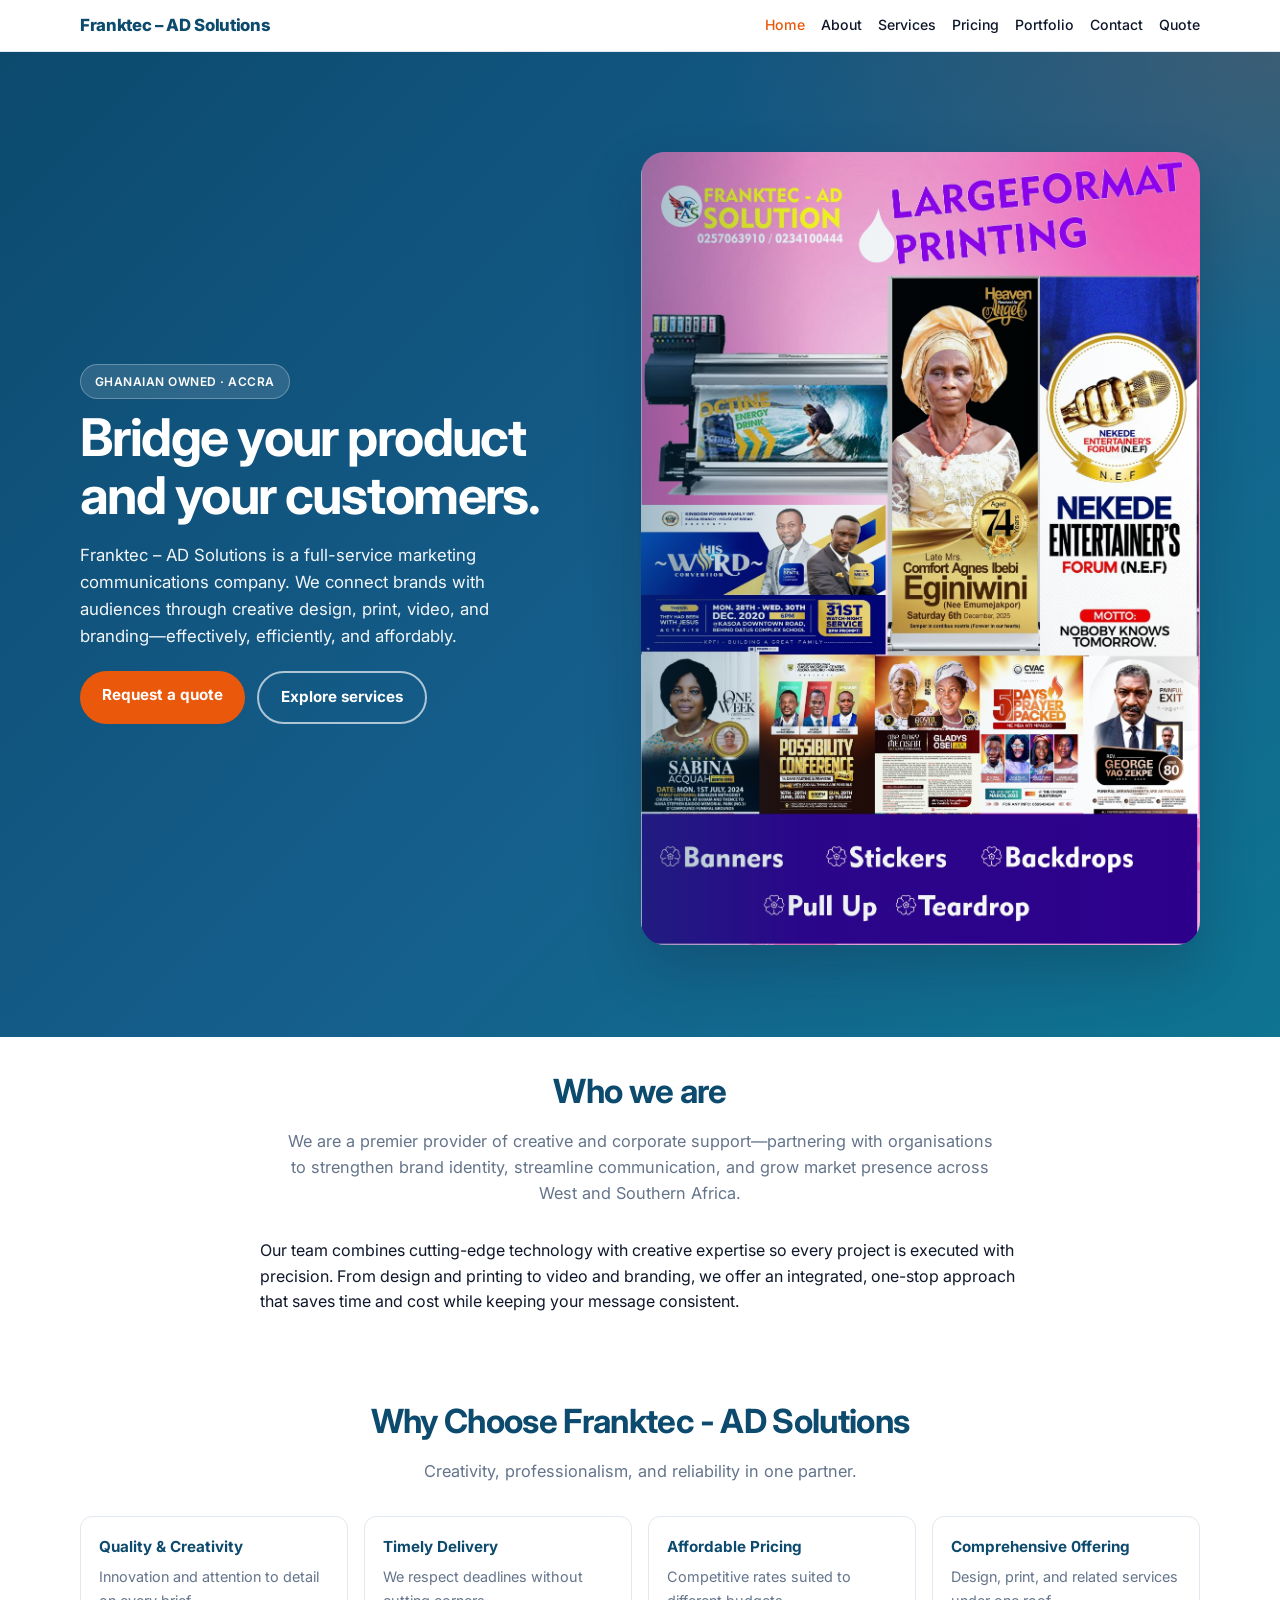
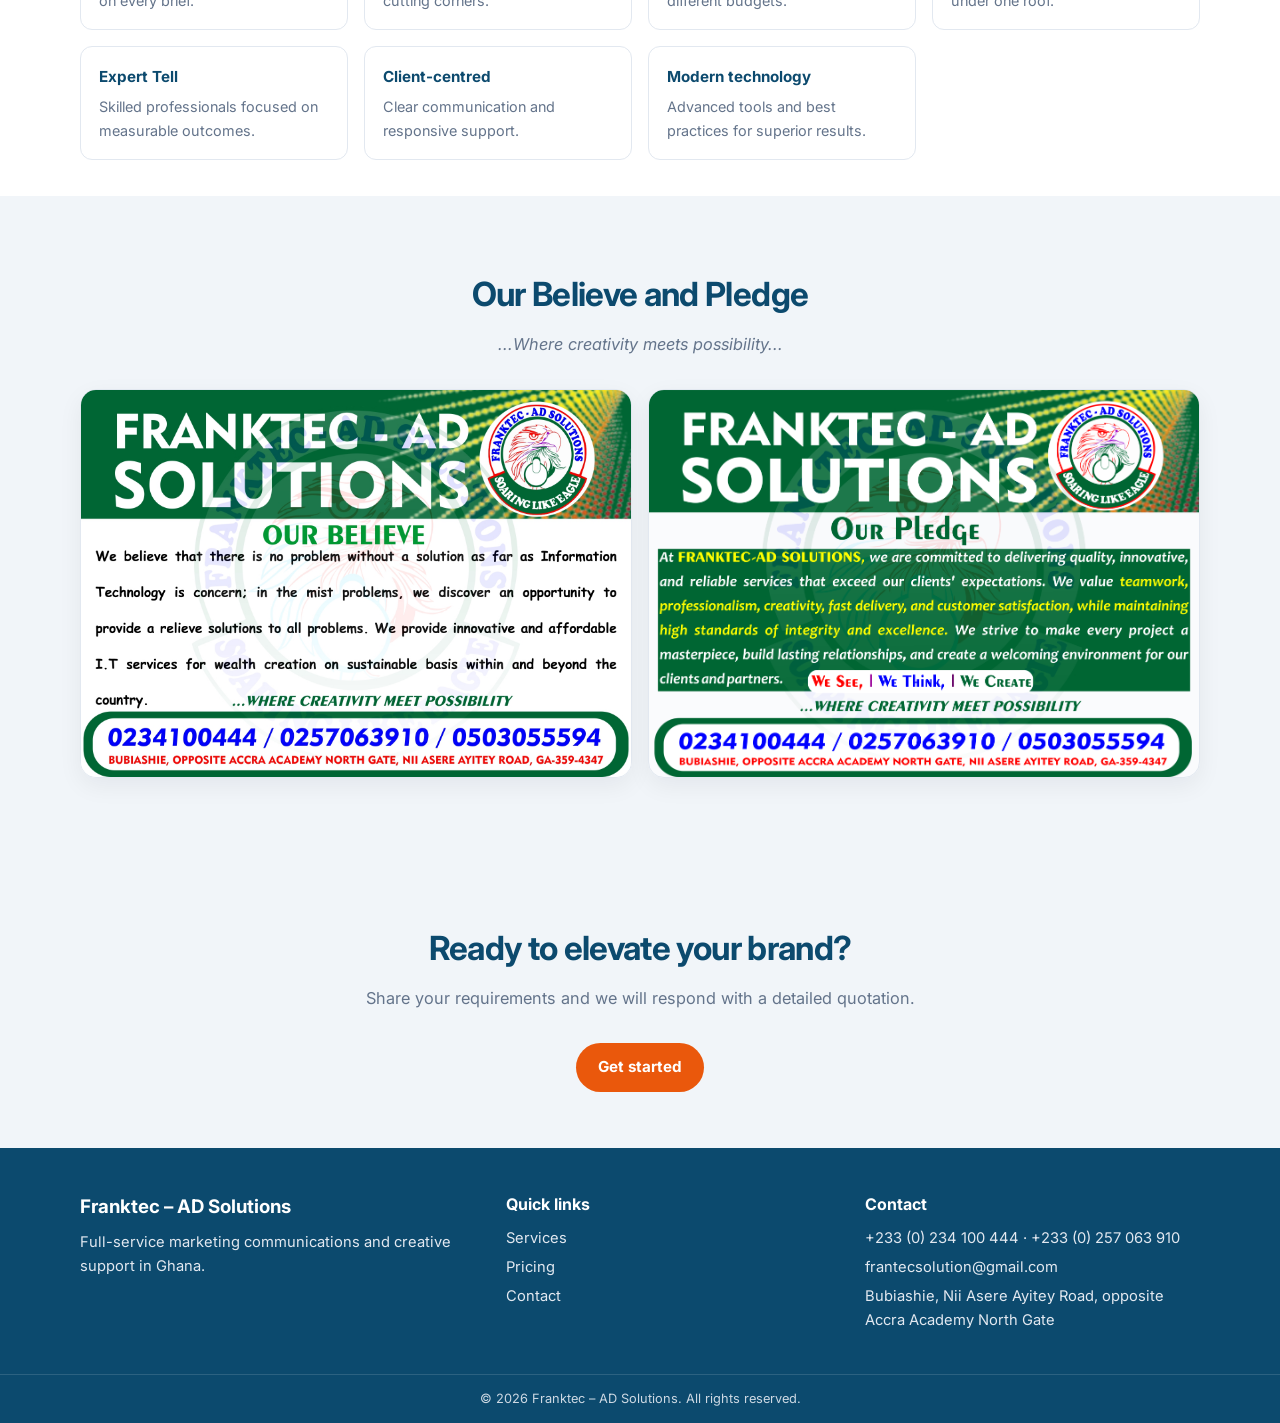
<file: index.html>
<!doctype html>
<html lang="en">
  <head>
    <meta charset="UTF-8" />
    <meta name="viewport" content="width=device-width, initial-scale=1.0" />
    <title>Franktec – AD Solutions | Marketing Communications & Creative Services in Ghana</title>
    <meta
      name="description"
      content="Franktec – AD Solutions is a Ghanaian full-service marketing communications company: graphics, printing, branding, video, publications, and more. Bubiashie, Accra."
    />
    <link rel="preconnect" href="https://fonts.googleapis.com" />
    <link rel="preconnect" href="https://fonts.gstatic.com" crossorigin />
    <link href="https://fonts.googleapis.com/css2?family=Inter:wght@400;500;600;700;800&display=swap" rel="stylesheet" />
    <link rel="stylesheet" href="styles.css" />
  </head>
  <body>
    <header class="navbar">
      <div class="container nav-wrap">
        <a class="logo" href="index.html">Franktec – AD Solutions</a>
        <button type="button" class="menu-btn" aria-label="Toggle menu">Menu</button>
        <nav class="menu">
          <a class="active" href="index.html">Home</a>
          <a href="about.html">About</a>
          <a href="services.html">Services</a>
          <a href="pricing.html">Pricing</a>
          <a href="portfolio.html">Portfolio</a>
          <a href="contact.html">Contact</a>
          <a href="quote-request.html">Quote</a>
        </nav>
      </div>
    </header>

    <section class="hero">
      <div class="container hero-grid">
        <div class="hero-copy">
          <span class="pill">Ghanaian owned · Accra</span>
          <h1>Bridge your product and your customers.</h1>
          <p class="hero-lead">
            Franktec – AD Solutions is a full-service marketing communications company. We connect brands with audiences through creative design, print, video, and branding—effectively, efficiently, and affordably.
          </p>
          <div class="cta-row">
            <a class="cta" href="quote-request.html">Request a quote</a>
            <a class="cta cta-outline" href="services.html">Explore services</a>
          </div>
        </div>

        <div class="hero-visual" aria-label="Featured project gallery">
          <div class="visual-main">
            <img id="heroImage" src="files/PA8.jpg" alt="Large sample of Franktec branding and print work" />
          </div>
        </div>
      </div>
    </section>

    <script>
      const heroImage = document.getElementById('heroImage');
      const heroImages = [
        { src: 'files/PA8.jpg', alt: 'Large sample of Franktec branding and print work' },
        { src: 'files/PA7.jpg', alt: 'Corporate branding sample' },
        { src: 'files/PA5.jpg', alt: 'Print and branding materials' },
        { src: 'files/PA4.jpg', alt: 'Business print materials' },
        { src: 'files/PA.jpg', alt: 'Branding and print work' }
      ];

      let heroIndex = 0;

      if (heroImage) {
        setInterval(() => {
          heroIndex = (heroIndex + 1) % heroImages.length;
          const nextImage = heroImages[heroIndex];

          heroImage.style.opacity = '0';

          setTimeout(() => {
            heroImage.src = nextImage.src;
            heroImage.alt = nextImage.alt;
            heroImage.style.opacity = '1';
          }, 220);
        }, 2800);
      }
    </script>

    <section class="section section-compact">
      <div class="container">
        <h2 class="section-title">Who we are</h2>
        <p class="section-sub">
          We are a premier provider of creative and corporate support—partnering with organisations to strengthen brand identity, streamline communication, and grow market presence across West and Southern Africa.
        </p>
        <div class="prose">
          <p>
            Our team combines cutting-edge technology with creative expertise so every project is executed with precision. From design and printing to video and branding, we offer an integrated, one-stop approach that saves time and cost while keeping your message consistent.
          </p>
        </div>
      </div>
    </section>

    <section class="section section-compact">
      <div class="container">
        <h2 class="section-title">Why Choose Franktec - AD Solutions</h2>
        <p class="section-sub">Creativity, professionalism, and reliability in one partner.</p>
        <div class="edge-grid">
          <div class="edge-item">
            <h3>Quality &amp; Creativity</h3>
            <p>Innovation and attention to detail on every brief.</p>
          </div>
          <div class="edge-item">
            <h3>Timely Delivery</h3>
            <p>We respect deadlines without cutting corners.</p>
          </div>
          <div class="edge-item">
            <h3>Affordable Pricing</h3>
            <p>Competitive rates suited to different budgets.</p>
          </div>
          <div class="edge-item">
            <h3>Comprehensive 0ffering</h3>
            <p>Design, print, and related services under one roof.</p>
          </div>
          <div class="edge-item">
            <h3>Expert Tell</h3>
            <p>Skilled professionals focused on measurable outcomes.</p>
          </div>
          <div class="edge-item">
            <h3>Client-centred</h3>
            <p>Clear communication and responsive support.</p>
          </div>
          <div class="edge-item">
            <h3>Modern technology</h3>
            <p>Advanced tools and best practices for superior results.</p>
          </div>
        </div>
      </div>
    </section>

    <section class="section light">
      <div class="container">
        <h2 class="section-title">Our Believe and Pledge</h2>
        <p class="section-sub"><i>...Where creativity meets possibility...</i></p>
        <div class="belief-pledge-grid">
          <div class="belief-pledge-card">
            <img src="files/our_believe.jpg" alt="Our belief" />
          </div>
          <div class="belief-pledge-card">
            <img src="files/our_pledge.png" alt="Our pledge" />
          </div>
        </div>
      </div>
    </section>

    <section class="section light" style="padding-bottom: 56px">
      <div class="container" style="text-align: center">
        <h2 class="section-title">Ready to elevate your brand?</h2>
        <p class="section-sub">Share your requirements and we will respond with a detailed quotation.</p>
        <a class="cta" href="quote-request.html">Get started</a>
      </div>
    </section>

    <footer>
      <div class="container footer-grid">
        <div>
          <h3>Franktec – AD Solutions</h3>
          <p>Full-service marketing communications and creative support in Ghana.</p>
        </div>
        <div>
          <h4>Quick links</h4>
          <p><a href="services.html">Services</a></p>
          <p><a href="pricing.html">Pricing</a></p>
          <p><a href="contact.html">Contact</a></p>
        </div>
        <div>
          <h4>Contact</h4>
          <p>
            <a href="tel:+233234100444">+233 (0) 234 100 444</a> ·
            <a href="tel:+233257063910">+233 (0) 257 063 910</a>
          </p>
          <p>
            <a href="mailto:frantecsolution@gmail.com">frantecsolution@gmail.com</a>
          </p>
          <p>Bubiashie, Nii Asere Ayitey Road, opposite Accra Academy North Gate</p>
        </div>
      </div>
      <div class="copy">&copy; <span class="year"></span> Franktec – AD Solutions. All rights reserved.</div>
    </footer>

    <script src="script.js"></script>
  </body>
</html>
</file>
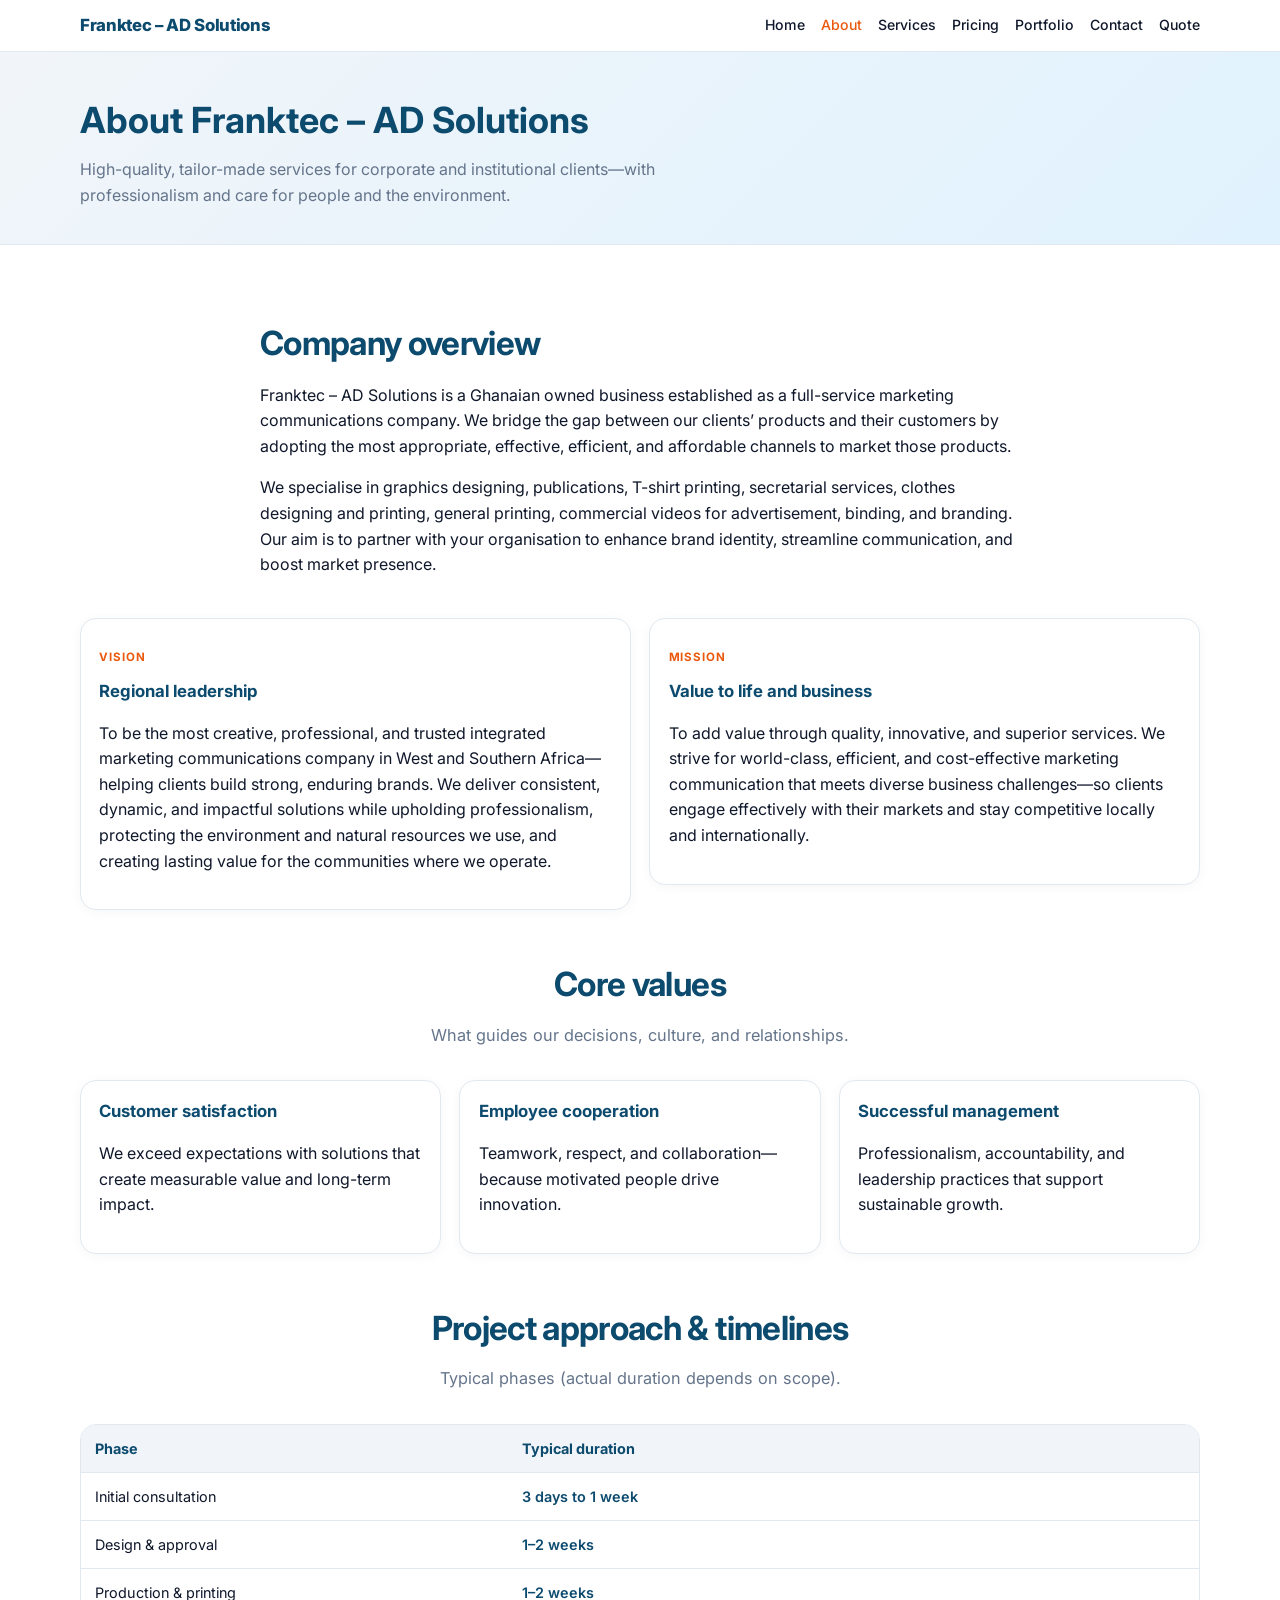
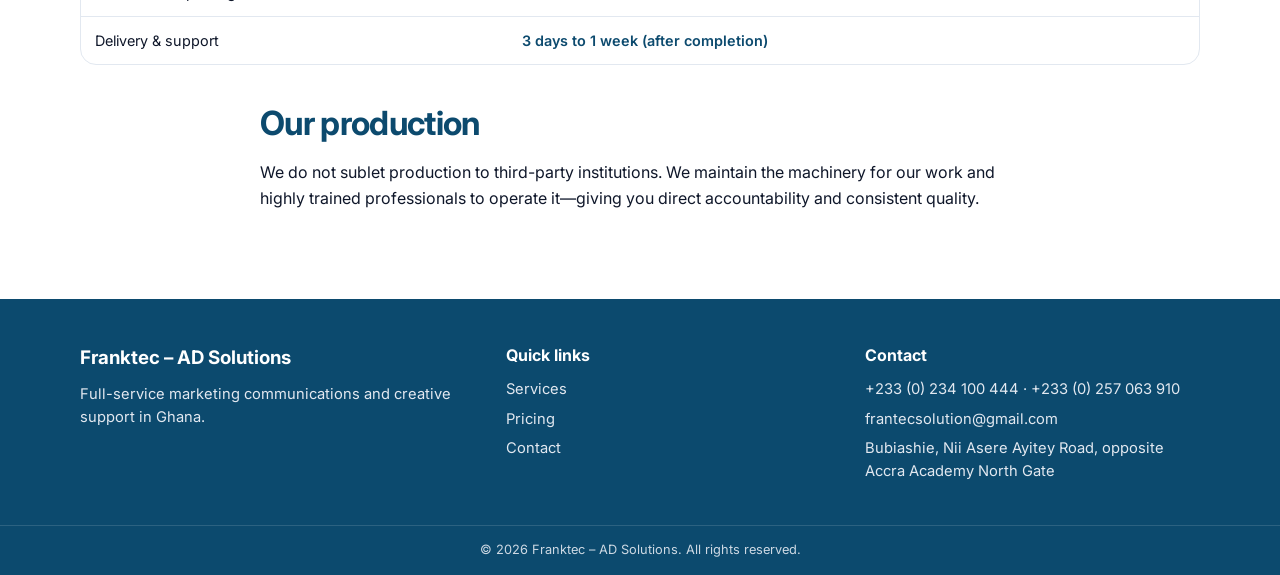
<file: about.html>
<!doctype html>
<html lang="en">
  <head>
    <meta charset="UTF-8" />
    <meta name="viewport" content="width=device-width, initial-scale=1.0" />
    <title>About Us | Franktec – AD Solutions</title>
    <meta
      name="description"
      content="Vision, mission, and values of Franktec – AD Solutions—integrated marketing communications in Ghana."
    />
    <link rel="preconnect" href="https://fonts.googleapis.com" />
    <link rel="preconnect" href="https://fonts.gstatic.com" crossorigin />
    <link href="https://fonts.googleapis.com/css2?family=Inter:wght@400;500;600;700;800&display=swap" rel="stylesheet" />
    <link rel="stylesheet" href="styles.css" />
  </head>
  <body>
    <header class="navbar">
      <div class="container nav-wrap">
        <a class="logo" href="index.html">Franktec – AD Solutions</a>
        <button type="button" class="menu-btn" aria-label="Toggle menu">Menu</button>
        <nav class="menu">
          <a href="index.html">Home</a>
          <a class="active" href="about.html">About</a>
          <a href="services.html">Services</a>
          <a href="pricing.html">Pricing</a>
          <a href="portfolio.html">Portfolio</a>
          <a href="contact.html">Contact</a>
          <a href="quote-request.html">Quote</a>
        </nav>
      </div>
    </header>

    <div class="page-hero">
      <div class="container">
        <h1>About Franktec – AD Solutions</h1>
        <p>High-quality, tailor-made services for corporate and institutional clients—with professionalism and care for people and the environment.</p>
      </div>
    </div>

    <section class="section">
      <div class="container">
        <div class="prose">
          <h2 class="section-title" style="text-align: left; margin-bottom: 0.75rem">Company overview</h2>
          <p>
            Franktec – AD Solutions is a Ghanaian owned business established as a full-service marketing communications company. We bridge the gap between our clients’ products and their customers by adopting the most appropriate, effective, efficient, and affordable channels to market those products.
          </p>
          <p>
            We specialise in graphics designing, publications, T-shirt printing, secretarial services, clothes designing and printing, general printing, commercial videos for advertisement, binding, and branding. Our aim is to partner with your organisation to enhance brand identity, streamline communication, and boost market presence.
          </p>
        </div>

        <div class="grid grid-2" style="margin-top: 2.5rem">
          <article class="card">
            <div class="card-body">
              <p class="tag">Vision</p>
              <h3>Regional leadership</h3>
              <p>
                To be the most creative, professional, and trusted integrated marketing communications company in West and Southern Africa—helping clients build strong, enduring brands. We deliver consistent, dynamic, and impactful solutions while upholding professionalism, protecting the environment and natural resources we use, and creating lasting value for the communities where we operate.
              </p>
            </div>
          </article>
          <article class="card">
            <div class="card-body">
              <p class="tag">Mission</p>
              <h3>Value to life and business</h3>
              <p>
                To add value through quality, innovative, and superior services. We strive for world-class, efficient, and cost-effective marketing communication that meets diverse business challenges—so clients engage effectively with their markets and stay competitive locally and internationally.
              </p>
            </div>
          </article>
        </div>

        <h2 class="section-title" style="margin-top: 3rem">Core values</h2>
        <p class="section-sub">What guides our decisions, culture, and relationships.</p>
        <div class="grid grid-3">
          <article class="card">
            <div class="card-body">
              <h3>Customer satisfaction</h3>
              <p>We exceed expectations with solutions that create measurable value and long-term impact.</p>
            </div>
          </article>
          <article class="card">
            <div class="card-body">
              <h3>Employee cooperation</h3>
              <p>Teamwork, respect, and collaboration—because motivated people drive innovation.</p>
            </div>
          </article>
          <article class="card">
            <div class="card-body">
              <h3>Successful management</h3>
              <p>Professionalism, accountability, and leadership practices that support sustainable growth.</p>
            </div>
          </article>
        </div>

        <h2 class="section-title" style="margin-top: 3rem">Project approach &amp; timelines</h2>
        <p class="section-sub">Typical phases (actual duration depends on scope).</p>
        <div class="table-wrap">
          <table class="price-table">
            <thead>
              <tr>
                <th>Phase</th>
                <th>Typical duration</th>
              </tr>
            </thead>
            <tbody>
              <tr>
                <td>Initial consultation</td>
                <td>3 days to 1 week</td>
              </tr>
              <tr>
                <td>Design &amp; approval</td>
                <td>1–2 weeks</td>
              </tr>
              <tr>
                <td>Production &amp; printing</td>
                <td>1–2 weeks</td>
              </tr>
              <tr>
                <td>Delivery &amp; support</td>
                <td>3 days to 1 week (after completion)</td>
              </tr>
            </tbody>
          </table>
        </div>

        <div class="prose">
          <h2 class="section-title" style="text-align: left; margin-top: 2rem">Our production</h2>
          <p>
            We do not sublet production to third-party institutions. We maintain the machinery for our work and highly trained professionals to operate it—giving you direct accountability and consistent quality.
          </p>
        </div>
      </div>
    </section>

    <footer>
      <div class="container footer-grid">
        <div>
          <h3>Franktec – AD Solutions</h3>
          <p>Full-service marketing communications and creative support in Ghana.</p>
        </div>
        <div>
          <h4>Quick links</h4>
          <p><a href="services.html">Services</a></p>
          <p><a href="pricing.html">Pricing</a></p>
          <p><a href="contact.html">Contact</a></p>
        </div>
        <div>
          <h4>Contact</h4>
          <p>
            <a href="tel:+233234100444">+233 (0) 234 100 444</a> ·
            <a href="tel:+233257063910">+233 (0) 257 063 910</a>
          </p>
          <p><a href="mailto:frantecsolution@gmail.com">frantecsolution@gmail.com</a></p>
          <p>Bubiashie, Nii Asere Ayitey Road, opposite Accra Academy North Gate</p>
        </div>
      </div>
      <div class="copy">&copy; <span class="year"></span> Franktec – AD Solutions. All rights reserved.</div>
    </footer>

    <script src="script.js"></script>
  </body>
</html>
</file>
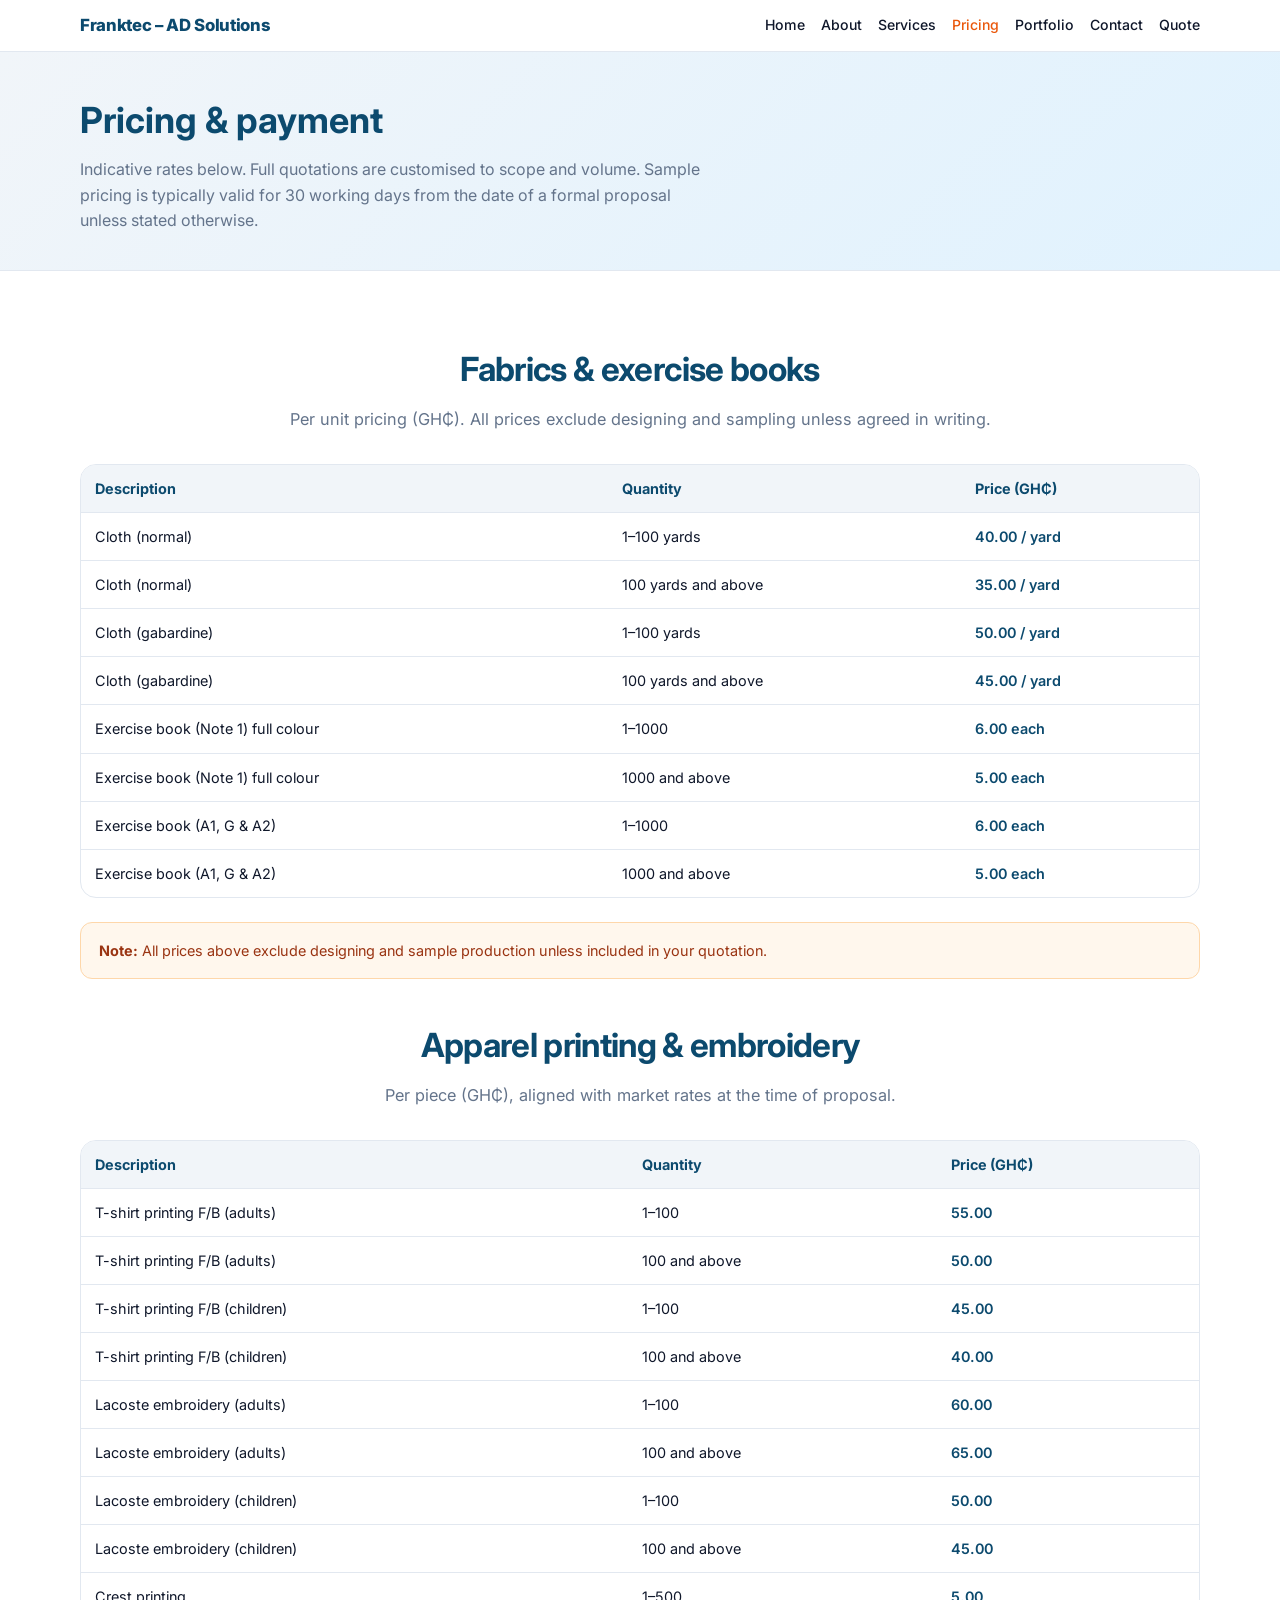
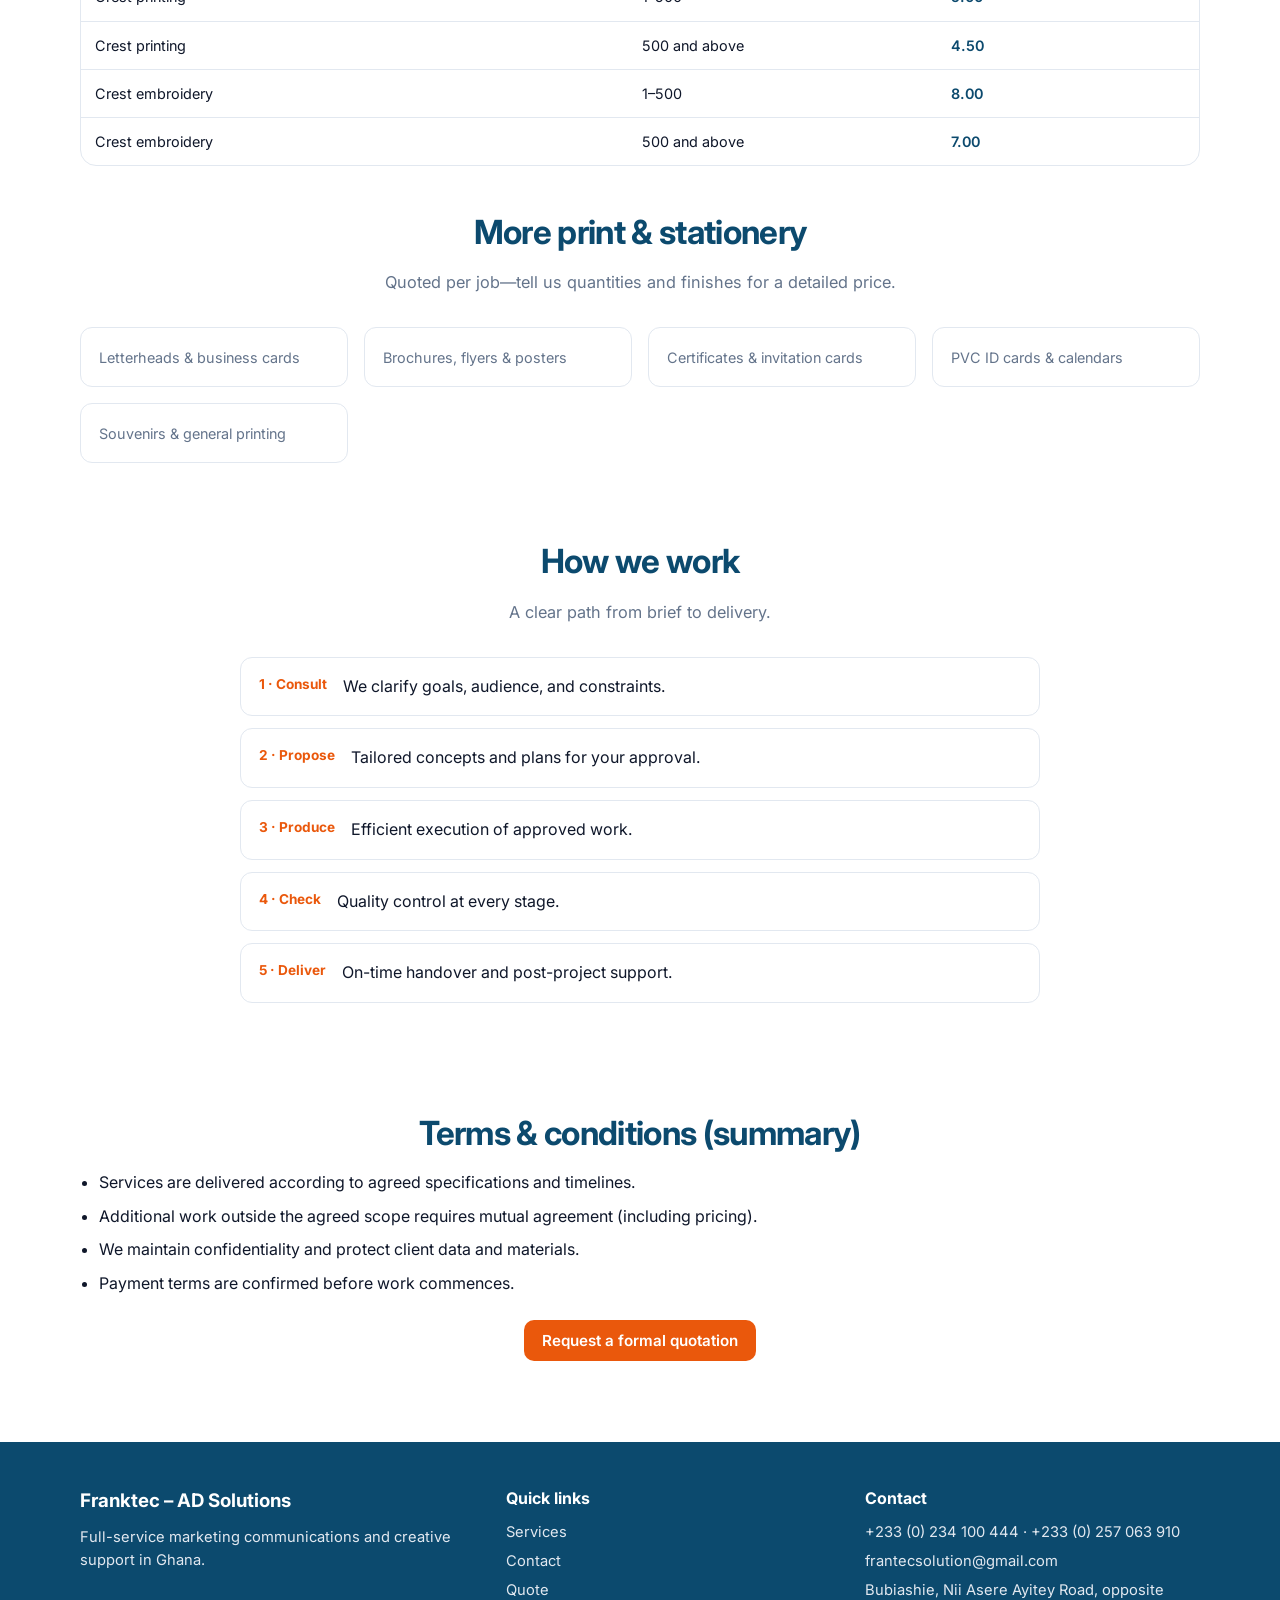
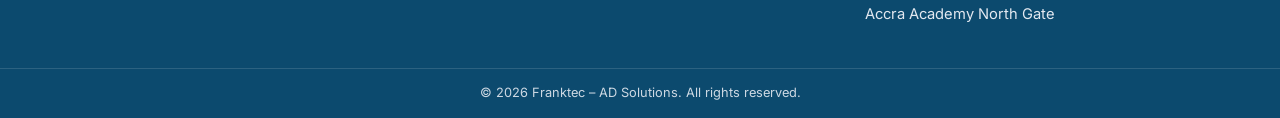
<file: pricing.html>
<!doctype html>
<html lang="en">
  <head>
    <meta charset="UTF-8" />
    <meta name="viewport" content="width=device-width, initial-scale=1.0" />
    <title>Pricing | Franktec – AD Solutions</title>
    <meta name="description" content="Indicative pricing for fabrics, exercise books, T-shirt printing, embroidery, and crest work at Franktec – AD Solutions. Accra, Ghana." />
    <link rel="preconnect" href="https://fonts.googleapis.com" />
    <link rel="preconnect" href="https://fonts.gstatic.com" crossorigin />
    <link href="https://fonts.googleapis.com/css2?family=Inter:wght@400;500;600;700;800&display=swap" rel="stylesheet" />
    <link rel="stylesheet" href="styles.css" />
  </head>
  <body>
    <header class="navbar">
      <div class="container nav-wrap">
        <a class="logo" href="index.html">Franktec – AD Solutions</a>
        <button type="button" class="menu-btn" aria-label="Toggle menu">Menu</button>
        <nav class="menu">
          <a href="index.html">Home</a>
          <a href="about.html">About</a>
          <a href="services.html">Services</a>
          <a class="active" href="pricing.html">Pricing</a>
          <a href="portfolio.html">Portfolio</a>
          <a href="contact.html">Contact</a>
          <a href="quote-request.html">Quote</a>
        </nav>
      </div>
    </header>

    <div class="page-hero">
      <div class="container">
        <h1>Pricing &amp; payment</h1>
        <p>
          Indicative rates below. Full quotations are customised to scope and volume. Sample pricing is typically valid for 30 working days from the date of a formal proposal unless stated otherwise.
        </p>
      </div>
    </div>

    <section class="section">
      <div class="container">
        <h2 class="section-title">Fabrics &amp; exercise books</h2>
        <p class="section-sub">Per unit pricing (GH₵). All prices exclude designing and sampling unless agreed in writing.</p>

        <div class="table-wrap">
          <table class="price-table">
            <thead>
              <tr>
                <th>Description</th>
                <th>Quantity</th>
                <th>Price (GH₵)</th>
              </tr>
            </thead>
            <tbody>
              <tr>
                <td>Cloth (normal)</td>
                <td>1–100 yards</td>
                <td>40.00 / yard</td>
              </tr>
              <tr>
                <td>Cloth (normal)</td>
                <td>100 yards and above</td>
                <td>35.00 / yard</td>
              </tr>
              <tr>
                <td>Cloth (gabardine)</td>
                <td>1–100 yards</td>
                <td>50.00 / yard</td>
              </tr>
              <tr>
                <td>Cloth (gabardine)</td>
                <td>100 yards and above</td>
                <td>45.00 / yard</td>
              </tr>
              <tr>
                <td>Exercise book (Note 1) full colour</td>
                <td>1–1000</td>
                <td>6.00 each</td>
              </tr>
              <tr>
                <td>Exercise book (Note 1) full colour</td>
                <td>1000 and above</td>
                <td>5.00 each</td>
              </tr>
              <tr>
                <td>Exercise book (A1, G &amp; A2)</td>
                <td>1–1000</td>
                <td>6.00 each</td>
              </tr>
              <tr>
                <td>Exercise book (A1, G &amp; A2)</td>
                <td>1000 and above</td>
                <td>5.00 each</td>
              </tr>
            </tbody>
          </table>
        </div>

        <div class="note-box">
          <strong>Note:</strong> All prices above exclude designing and sample production unless included in your quotation.
        </div>

        <h2 class="section-title" style="margin-top: 2.5rem">Apparel printing &amp; embroidery</h2>
        <p class="section-sub">Per piece (GH₵), aligned with market rates at the time of proposal.</p>

        <div class="table-wrap">
          <table class="price-table">
            <thead>
              <tr>
                <th>Description</th>
                <th>Quantity</th>
                <th>Price (GH₵)</th>
              </tr>
            </thead>
            <tbody>
              <tr>
                <td>T-shirt printing F/B (adults)</td>
                <td>1–100</td>
                <td>55.00</td>
              </tr>
              <tr>
                <td>T-shirt printing F/B (adults)</td>
                <td>100 and above</td>
                <td>50.00</td>
              </tr>
              <tr>
                <td>T-shirt printing F/B (children)</td>
                <td>1–100</td>
                <td>45.00</td>
              </tr>
              <tr>
                <td>T-shirt printing F/B (children)</td>
                <td>100 and above</td>
                <td>40.00</td>
              </tr>
              <tr>
                <td>Lacoste embroidery (adults)</td>
                <td>1–100</td>
                <td>60.00</td>
              </tr>
              <tr>
                <td>Lacoste embroidery (adults)</td>
                <td>100 and above</td>
                <td>65.00</td>
              </tr>
              <tr>
                <td>Lacoste embroidery (children)</td>
                <td>1–100</td>
                <td>50.00</td>
              </tr>
              <tr>
                <td>Lacoste embroidery (children)</td>
                <td>100 and above</td>
                <td>45.00</td>
              </tr>
              <tr>
                <td>Crest printing</td>
                <td>1–500</td>
                <td>5.00</td>
              </tr>
              <tr>
                <td>Crest printing</td>
                <td>500 and above</td>
                <td>4.50</td>
              </tr>
              <tr>
                <td>Crest embroidery</td>
                <td>1–500</td>
                <td>8.00</td>
              </tr>
              <tr>
                <td>Crest embroidery</td>
                <td>500 and above</td>
                <td>7.00</td>
              </tr>
            </tbody>
          </table>
        </div>

        <h2 class="section-title" style="margin-top: 2.5rem">More print &amp; stationery</h2>
        <p class="section-sub">Quoted per job—tell us quantities and finishes for a detailed price.</p>
        <div class="edge-grid">
          <div class="edge-item"><p>Letterheads &amp; business cards</p></div>
          <div class="edge-item"><p>Brochures, flyers &amp; posters</p></div>
          <div class="edge-item"><p>Certificates &amp; invitation cards</p></div>
          <div class="edge-item"><p>PVC ID cards &amp; calendars</p></div>
          <div class="edge-item"><p>Souvenirs &amp; general printing</p></div>
        </div>

        <section class="section">
          <div class="container" style="max-width: 800px; padding: 0;">
            <h2 class="section-title">How we work</h2>
            <p class="section-sub">A clear path from brief to delivery.</p>
            <div class="timeline">
              <div class="timeline-step">
                <strong>1 · Consult</strong>
                <div>We clarify goals, audience, and constraints.</div>
              </div>
              <div class="timeline-step">
                <strong>2 · Propose</strong>
                <div>Tailored concepts and plans for your approval.</div>
              </div>
              <div class="timeline-step">
                <strong>3 · Produce</strong>
                <div>Efficient execution of approved work.</div>
              </div>
              <div class="timeline-step">
                <strong>4 · Check</strong>
                <div>Quality control at every stage.</div>
              </div>
              <div class="timeline-step">
                <strong>5 · Deliver</strong>
                <div>On-time handover and post-project support.</div>
              </div>
            </div>
          </div>
        </section>

        <h2 class="section-title" style="margin-top: 2rem">Terms &amp; conditions (summary)</h2>
        <ul class="terms-list prose" style="max-width: 720px">
          <li>Services are delivered according to agreed specifications and timelines.</li>
          <li>Additional work outside the agreed scope requires mutual agreement (including pricing).</li>
          <li>We maintain confidentiality and protect client data and materials.</li>
          <li>Payment terms are confirmed before work commences.</li>
        </ul>

        <p style="text-align: center; margin-top: 2rem">
          <a class="btn btn-accent" href="quote-request.html">Request a formal quotation</a>
        </p>
      </div>
    </section>

    <footer>
      <div class="container footer-grid">
        <div>
          <h3>Franktec – AD Solutions</h3>
          <p>Full-service marketing communications and creative support in Ghana.</p>
        </div>
        <div>
          <h4>Quick links</h4>
          <p><a href="services.html">Services</a></p>
          <p><a href="contact.html">Contact</a></p>
          <p><a href="quote-request.html">Quote</a></p>
        </div>
        <div>
          <h4>Contact</h4>
          <p>
            <a href="tel:+233234100444">+233 (0) 234 100 444</a> ·
            <a href="tel:+233257063910">+233 (0) 257 063 910</a>
          </p>
          <p><a href="mailto:frantecsolution@gmail.com">frantecsolution@gmail.com</a></p>
          <p>Bubiashie, Nii Asere Ayitey Road, opposite Accra Academy North Gate</p>
        </div>
      </div>
      <div class="copy">&copy; <span class="year"></span> Franktec – AD Solutions. All rights reserved.</div>
    </footer>

    <script src="script.js"></script>
  </body>
</html>
</file>
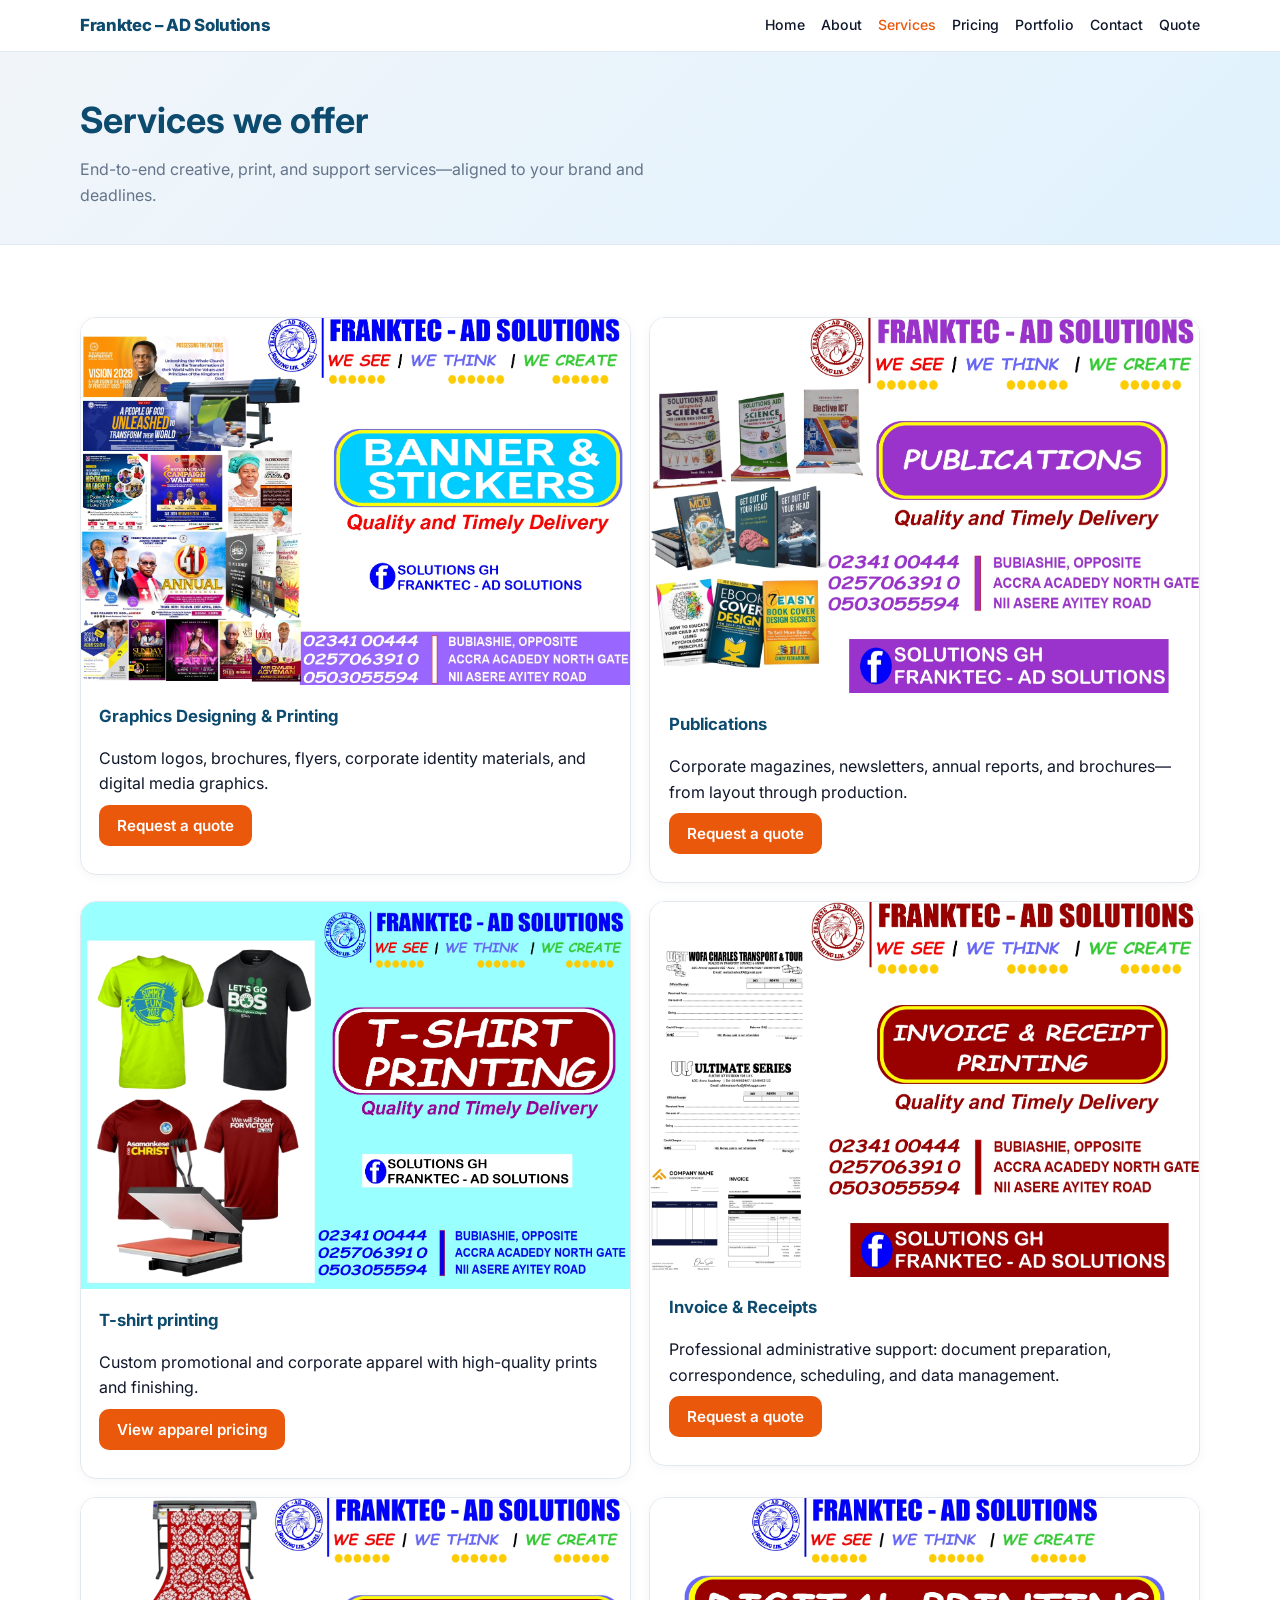
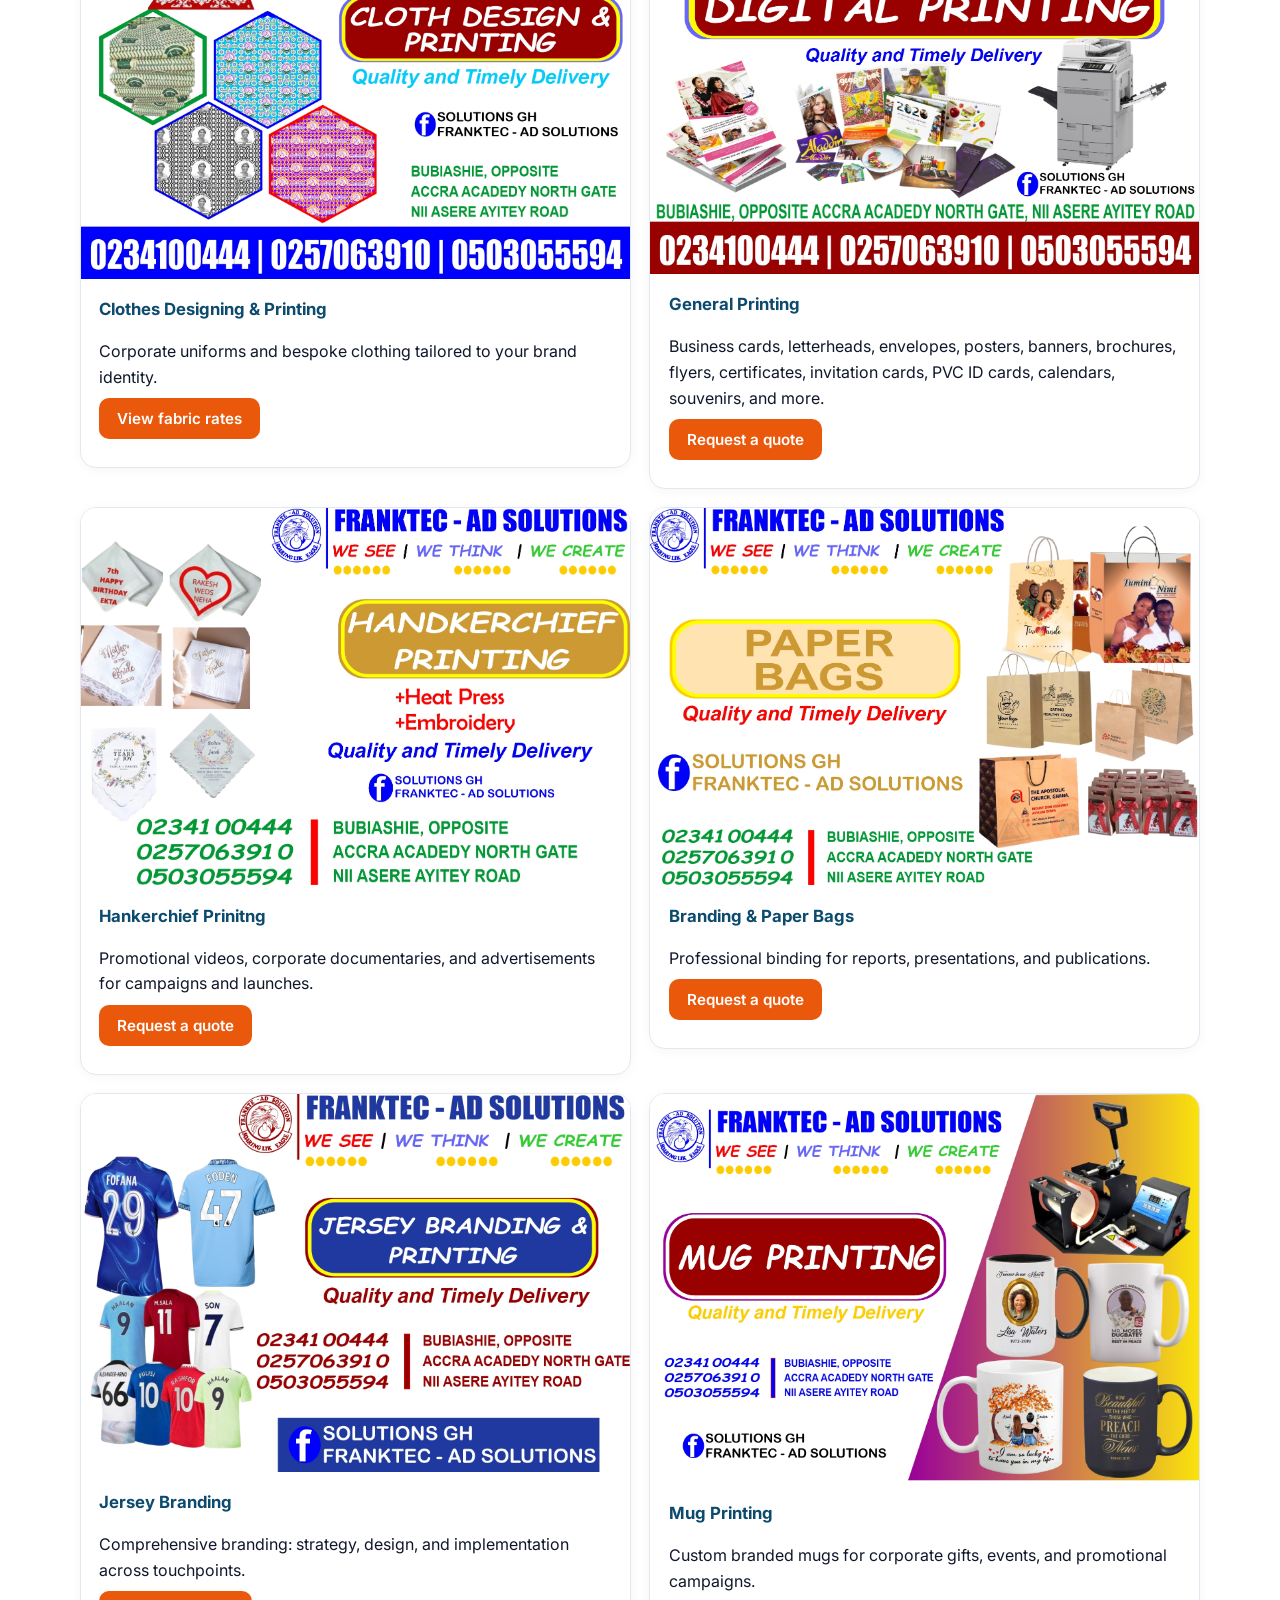
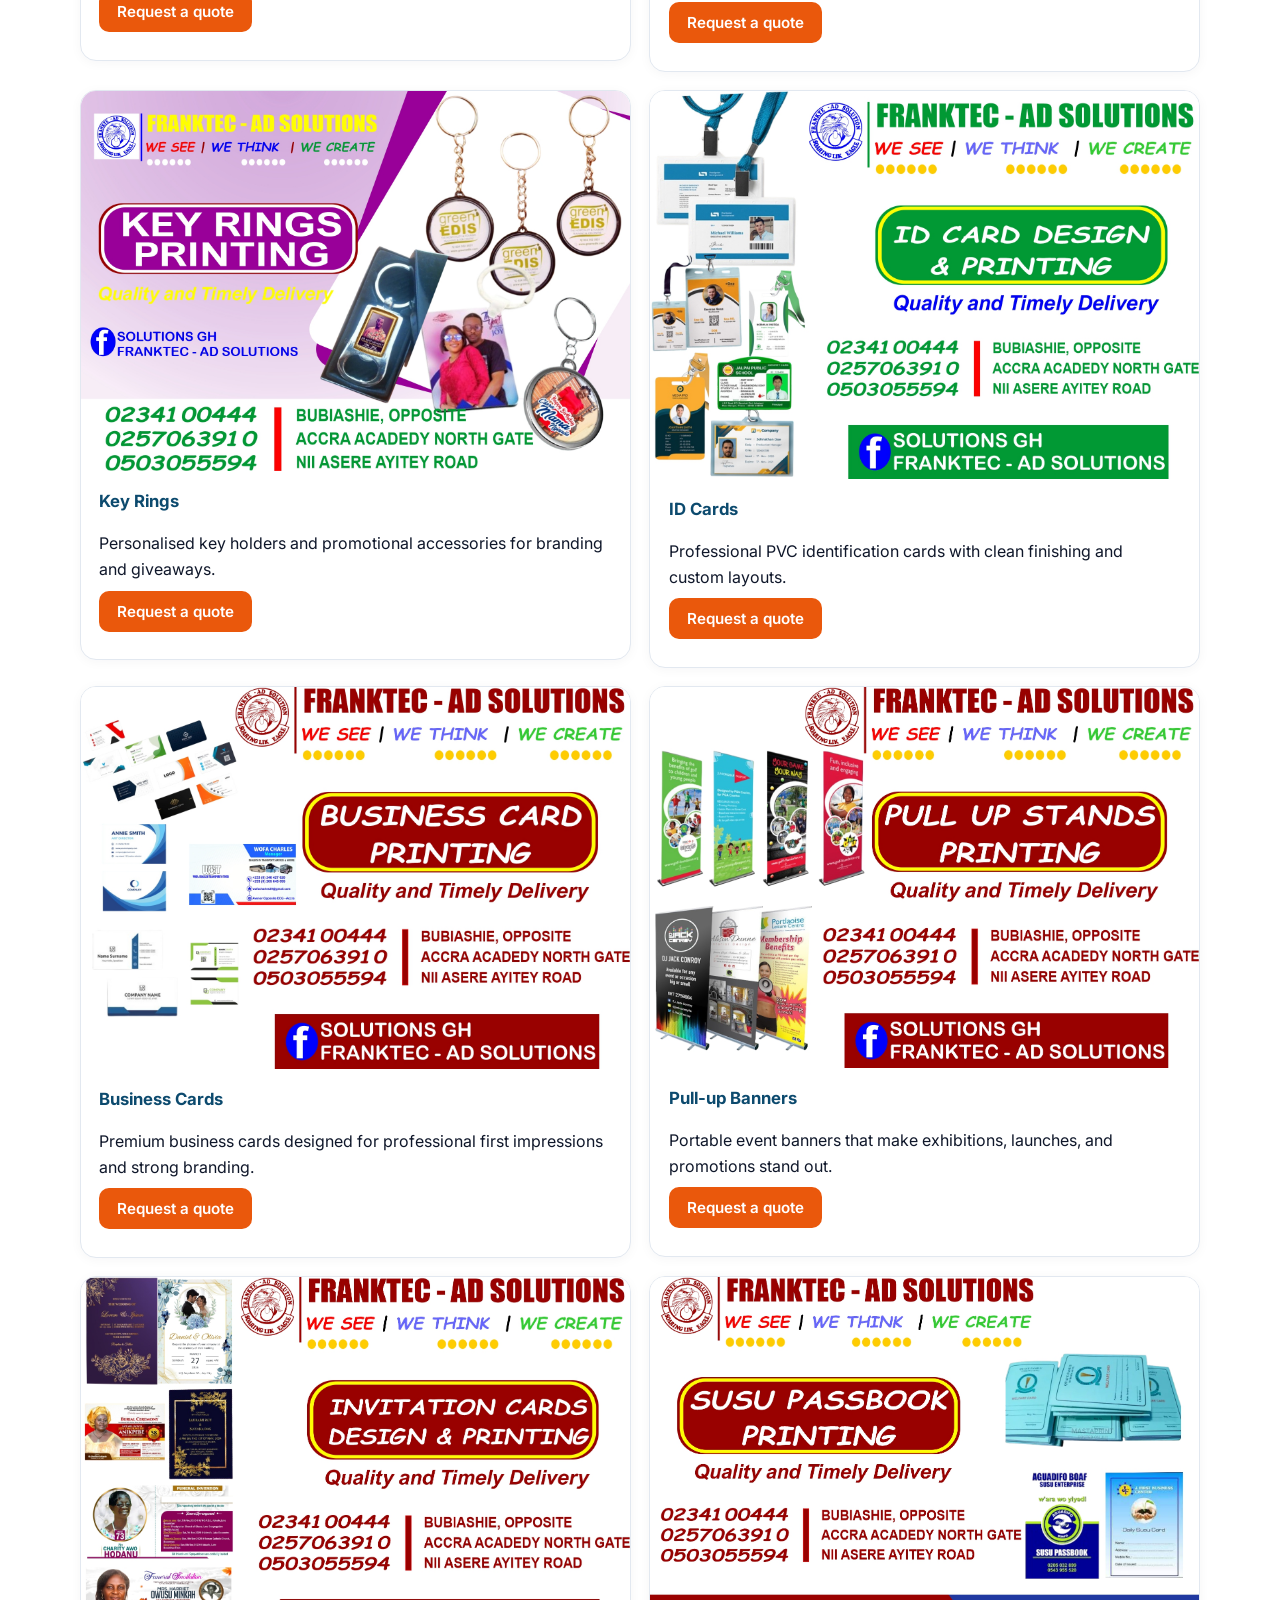
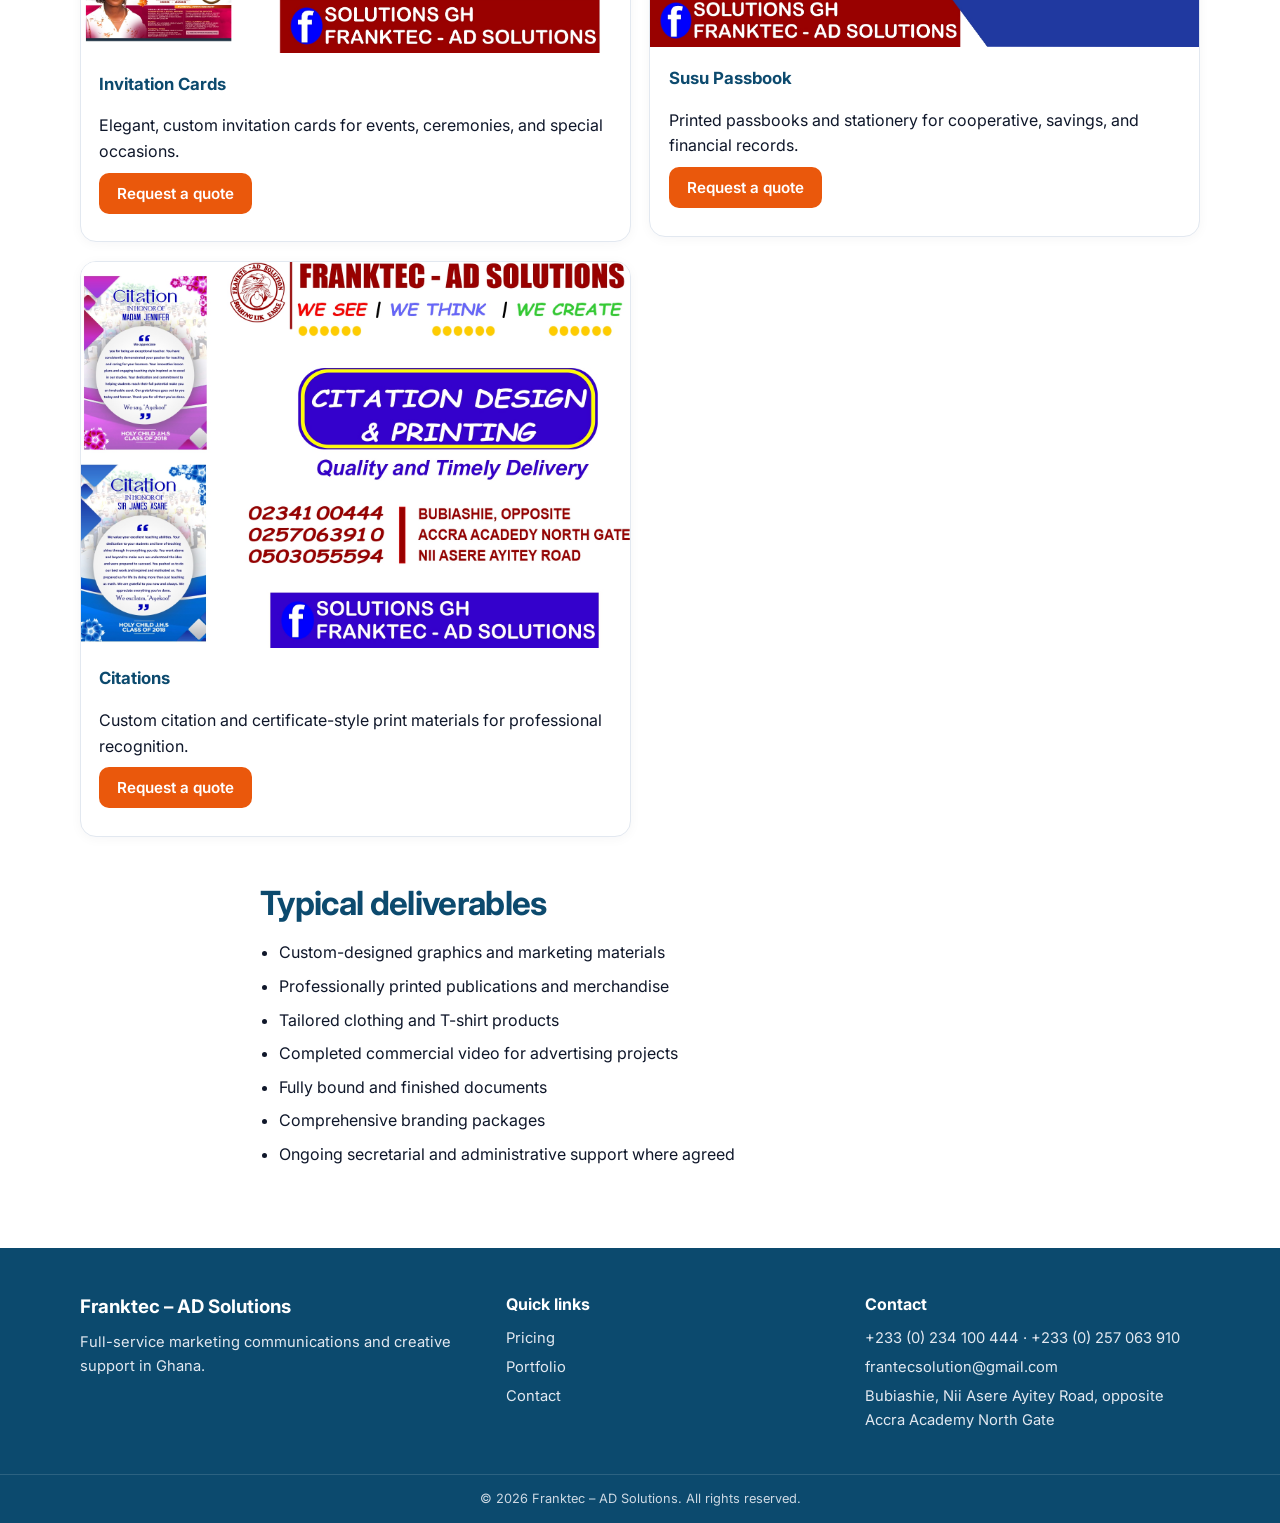
<file: services.html>
<!doctype html>
<html lang="en">
  <head>
    <meta charset="UTF-8" />
    <meta name="viewport" content="width=device-width, initial-scale=1.0" />
    <title>Services | Franktec – AD Solutions</title>
    <meta
      name="description"
      content="Graphics, publications, printing, T-shirts, video, binding, branding, and secretarial services from Franktec – AD Solutions in Accra."
    />
    <link rel="preconnect" href="https://fonts.googleapis.com" />
    <link rel="preconnect" href="https://fonts.gstatic.com" crossorigin />
    <link href="https://fonts.googleapis.com/css2?family=Inter:wght@400;500;600;700;800&display=swap" rel="stylesheet" />
    <link rel="stylesheet" href="styles.css" />
  </head>
  <body>
    <header class="navbar">
      <div class="container nav-wrap">
        <a class="logo" href="index.html">Franktec – AD Solutions</a>
        <button type="button" class="menu-btn" aria-label="Toggle menu">Menu</button>
        <nav class="menu">
          <a href="index.html">Home</a>
          <a href="about.html">About</a>
          <a class="active" href="services.html">Services</a>
          <a href="pricing.html">Pricing</a>
          <a href="portfolio.html">Portfolio</a>
          <a href="contact.html">Contact</a>
          <a href="quote-request.html">Quote</a>
        </nav>
      </div>
    </header>

    <div class="page-hero">
      <div class="container">
        <h1>Services we offer</h1>
        <p>End-to-end creative, print, and support services—aligned to your brand and deadlines.</p>
      </div>
    </div>

    <section class="section">
      <div class="container">
        <div class="grid grid-2">
          <article class="card">
            <img src="SERVICES/S5.jpg" alt="Graphics designing" />
            <div class="card-body">
              <h3>Graphics Designing & Printing</h3>
              <p>Custom logos, brochures, flyers, corporate identity materials, and digital media graphics.</p>
              <p><a class="btn btn-accent" href="quote-request.html">Request a quote</a></p>
            </div>
          </article>
          <article class="card">
            <img src="SERVICES/S11.jpg" alt="Publications" />
            <div class="card-body">
              <h3>Publications</h3>
              <p>Corporate magazines, newsletters, annual reports, and brochures—from layout through production.</p>
              <p><a class="btn btn-accent" href="quote-request.html">Request a quote</a></p>
            </div>
          </article>
          <article class="card">
            <img src="SERVICES/S2.jpg" alt="T-shirt printing" />
            <div class="card-body">
              <h3>T-shirt printing</h3>
              <p>Custom promotional and corporate apparel with high-quality prints and finishing.</p>
              <p><a class="btn btn-accent" href="pricing.html">View apparel pricing</a></p>
            </div>
          </article>
          <article class="card">
            <img src="SERVICES/S15.jpg" alt="Secretarial services" />
            <div class="card-body">
              <h3>Invoice & Receipts</h3>
              <p>Professional administrative support: document preparation, correspondence, scheduling, and data management.</p>
              <p><a class="btn btn-accent" href="quote-request.html">Request a quote</a></p>
            </div>
          </article>
          <article class="card">
            <img src="SERVICES/S4.jpg" alt="Clothes designing" />
            <div class="card-body">
              <h3>Clothes Designing & Printing</h3>
              <p>Corporate uniforms and bespoke clothing tailored to your brand identity.</p>
              <p><a class="btn btn-accent" href="pricing.html">View fabric rates</a></p>
            </div>
          </article>
          <article class="card">
            <img src="SERVICES/S3.jpg" alt="General printing" />
            <div class="card-body">
              <h3>General Printing</h3>
              <p>
                Business cards, letterheads, envelopes, posters, banners, brochures, flyers, certificates, invitation cards, PVC ID cards, calendars, souvenirs, and more.
              </p>
              <p><a class="btn btn-accent" href="quote-request.html">Request a quote</a></p>
            </div>
          </article>
          <article class="card">
            <img src="SERVICES/S7.jpg" alt="Commercial video" />
            <div class="card-body">
              <h3>Hankerchief Prinitng</h3>
              <p>Promotional videos, corporate documentaries, and advertisements for campaigns and launches.</p>
              <p><a class="btn btn-accent" href="quote-request.html">Request a quote</a></p>
            </div>
          </article>
          <article class="card">
            <img src="SERVICES/S8.jpg" alt="Binding" />
            <div class="card-body">
              <h3>Branding & Paper Bags</h3>
              <p>Professional binding for reports, presentations, and publications.</p>
              <p><a class="btn btn-accent" href="quote-request.html">Request a quote</a></p>
            </div>
          </article>
          <article class="card">
            <img src="SERVICES/S12.jpg" alt="Branding" />
            <div class="card-body">
              <h3>Jersey Branding</h3>
              <p>Comprehensive branding: strategy, design, and implementation across touchpoints.</p>
              <p><a class="btn btn-accent" href="quote-request.html">Request a quote</a></p>
            </div>
          </article>

          <article class="card">
            <img src="SERVICES/S1.jpg" alt="Mug printing" />
            <div class="card-body">
              <h3>Mug Printing</h3>
              <p>Custom branded mugs for corporate gifts, events, and promotional campaigns.</p>
              <p><a class="btn btn-accent" href="quote-request.html">Request a quote</a></p>
            </div>
          </article>
          <article class="card">
            <img src="SERVICES/S6.jpg" alt="Key rings" />
            <div class="card-body">
              <h3>Key Rings</h3>
              <p>Personalised key holders and promotional accessories for branding and giveaways.</p>
              <p><a class="btn btn-accent" href="quote-request.html">Request a quote</a></p>
            </div>
          </article>
          <article class="card">
            <img src="SERVICES/S9.jpg" alt="ID card printing" />
            <div class="card-body">
              <h3>ID Cards</h3>
              <p>Professional PVC identification cards with clean finishing and custom layouts.</p>
              <p><a class="btn btn-accent" href="quote-request.html">Request a quote</a></p>
            </div>
          </article>
          <article class="card">
            <img src="SERVICES/S10.jpg" alt="Business card printing" />
            <div class="card-body">
              <h3>Business Cards</h3>
              <p>Premium business cards designed for professional first impressions and strong branding.</p>
              <p><a class="btn btn-accent" href="quote-request.html">Request a quote</a></p>
            </div>
          </article>
          <article class="card">
            <img src="SERVICES/S13.jpg" alt="Pull-up banner" />
            <div class="card-body">
              <h3>Pull-up Banners</h3>
              <p>Portable event banners that make exhibitions, launches, and promotions stand out.</p>
              <p><a class="btn btn-accent" href="quote-request.html">Request a quote</a></p>
            </div>
          </article>
          <article class="card">
            <img src="SERVICES/S14.jpg" alt="Invitation cards" />
            <div class="card-body">
              <h3>Invitation Cards</h3>
              <p>Elegant, custom invitation cards for events, ceremonies, and special occasions.</p>
              <p><a class="btn btn-accent" href="quote-request.html">Request a quote</a></p>
            </div>
          </article>
          <article class="card">
            <img src="SERVICES/S16.jpg" alt="Susu passbook" />
            <div class="card-body">
              <h3>Susu Passbook</h3>
              <p>Printed passbooks and stationery for cooperative, savings, and financial records.</p>
              <p><a class="btn btn-accent" href="quote-request.html">Request a quote</a></p>
            </div>
          </article>
          <article class="card">
            <img src="SERVICES/S17.jpg" alt="Citations" />
            <div class="card-body">
              <h3>Citations</h3>
              <p>Custom citation and certificate-style print materials for professional recognition.</p>
              <p><a class="btn btn-accent" href="quote-request.html">Request a quote</a></p>
            </div>
          </article>
        </div>

        <div class="prose" style="margin-top: 2.5rem">
          <h2 class="section-title" style="text-align: left">Typical deliverables</h2>
          <ul class="terms-list">
            <li>Custom-designed graphics and marketing materials</li>
            <li>Professionally printed publications and merchandise</li>
            <li>Tailored clothing and T-shirt products</li>
            <li>Completed commercial video for advertising projects</li>
            <li>Fully bound and finished documents</li>
            <li>Comprehensive branding packages</li>
            <li>Ongoing secretarial and administrative support where agreed</li>
          </ul>
        </div>
      </div>
    </section>

    <footer>
      <div class="container footer-grid">
        <div>
          <h3>Franktec – AD Solutions</h3>
          <p>Full-service marketing communications and creative support in Ghana.</p>
        </div>
        <div>
          <h4>Quick links</h4>
          <p><a href="pricing.html">Pricing</a></p>
          <p><a href="portfolio.html">Portfolio</a></p>
          <p><a href="contact.html">Contact</a></p>
        </div>
        <div>
          <h4>Contact</h4>
          <p>
            <a href="tel:+233234100444">+233 (0) 234 100 444</a> ·
            <a href="tel:+233257063910">+233 (0) 257 063 910</a>
          </p>
          <p><a href="mailto:frantecsolution@gmail.com">frantecsolution@gmail.com</a></p>
          <p>Bubiashie, Nii Asere Ayitey Road, opposite Accra Academy North Gate</p>
        </div>
      </div>
      <div class="copy">&copy; <span class="year"></span> Franktec – AD Solutions. All rights reserved.</div>
    </footer>

    <script src="script.js"></script>
  </body>
</html>
</file>
<file: styles.css>
:root {
  --primary: #0c4a6e;
  --primary-light: #155e8c;
  --accent: #ea580c;
  --accent-hover: #c2410c;
  --text: #0f172a;
  --muted: #64748b;
  --bg: #ffffff;
  --light: #f1f5f9;
  --border: #e2e8f0;
  --shadow: 0 12px 40px rgba(12, 74, 110, 0.12);
  --radius: 16px;
}

* {
  box-sizing: border-box;
}

body {
  margin: 0;
  font-family: "Inter", system-ui, sans-serif;
  color: var(--text);
  background: var(--bg);
  line-height: 1.6;
}

a {
  color: inherit;
  text-decoration: none;
}

.container {
  width: min(1120px, 92%);
  margin: 0 auto;
}

.navbar {
  position: sticky;
  top: 0;
  z-index: 20;
  background: rgba(255, 255, 255, 0.92);
  backdrop-filter: blur(10px);
  border-bottom: 1px solid var(--border);
}

.nav-wrap {
  display: flex;
  justify-content: space-between;
  align-items: center;
  padding: 14px 0;
  gap: 1rem;
}

.logo {
  color: var(--primary);
  font-weight: 800;
  font-size: 1.05rem;
  letter-spacing: -0.02em;
  max-width: min(280px, 55vw);
  line-height: 1.25;
}

.menu {
  display: flex;
  flex-wrap: wrap;
  justify-content: flex-end;
  gap: 0.65rem 1rem;
  font-size: 0.88rem;
  font-weight: 500;
}

.menu a:hover,
.menu a.active {
  color: var(--accent);
}

.menu-btn {
  display: none;
  border: 1px solid var(--border);
  background: white;
  color: var(--primary);
  padding: 8px 12px;
  border-radius: 10px;
  cursor: pointer;
  font-weight: 600;
}

.hero {
  background: linear-gradient(135deg, var(--primary) 0%, var(--primary-light) 55%, #0e7490 100%);
  color: white;
  padding: clamp(56px, 8vw, 96px) 0;
  position: relative;
  overflow: hidden;
}

.hero::after {
  content: "";
  position: absolute;
  inset: 0;
  background: radial-gradient(ellipse 80% 60% at 100% 0%, rgba(234, 88, 12, 0.18), transparent 55%);
  pointer-events: none;
}

.hero .container {
  position: relative;
  z-index: 1;
}

.hero-grid {
  display: grid;
  grid-template-columns: 1.05fr 1.35fr;
  gap: 2.5rem;
  align-items: center;
}

.hero-copy {
  max-width: 36rem;
}

.hero h1 {
  font-size: clamp(2rem, 4.2vw, 3.25rem);
  margin: 0.6rem 0;
  line-height: 1.12;
  letter-spacing: -0.03em;
}

.hero-lead {
  font-size: 1.05rem;
  opacity: 0.95;
  max-width: 36rem;
}

.pill {
  display: inline-block;
  background: rgba(255, 255, 255, 0.12);
  border: 1px solid rgba(255, 255, 255, 0.28);
  border-radius: 999px;
  padding: 7px 14px;
  font-size: 0.75rem;
  font-weight: 600;
  letter-spacing: 0.04em;
  text-transform: uppercase;
}

.cta-row {
  display: flex;
  flex-wrap: wrap;
  gap: 0.75rem;
  margin-top: 1.35rem;
}

.cta {
  display: inline-block;
  background: var(--accent);
  color: #fff;
  padding: 12px 22px;
  border-radius: 999px;
  font-weight: 700;
  font-size: 0.95rem;
  transition: transform 0.2s ease, background 0.2s ease;
}

.cta:hover {
  transform: translateY(-2px);
  background: var(--accent-hover);
}

.cta-outline {
  background: transparent;
  border: 2px solid rgba(255, 255, 255, 0.65);
}

.cta-outline:hover {
  background: rgba(255, 255, 255, 0.12);
}

.hero-visual {
  position: relative;
  width: 100%;
}

.visual-main {
  position: relative;
  border-radius: 24px;
  overflow: hidden;
  background: rgba(255, 255, 255, 0.08);
  box-shadow: 0 26px 56px rgba(15, 23, 42, 0.22);
  min-height: 330px;
  max-width: 92%;
  margin-left: auto;
  transform: translateY(4px);
}

.visual-main::after {
  content: "";
  position: absolute;
  inset: 0;
  background: linear-gradient(90deg, rgba(12, 74, 110, 0.38) 0%, rgba(12, 74, 110, 0.08) 30%, rgba(12, 74, 110, 0) 100%);
  pointer-events: none;
}

.visual-main img {
  display: block;
  width: 100%;
  height: 100%;
  min-height: 330px;
  object-fit: cover;
  filter: saturate(0.9) contrast(1.04);
  transition: opacity 0.7s ease-in-out;
}

.panel {
  background: rgba(255, 255, 255, 0.1);
  border: 1px solid rgba(255, 255, 255, 0.22);
  border-radius: var(--radius);
  padding: 1.35rem 1.5rem;
}

.panel h3 {
  margin: 0 0 0.75rem;
  font-size: 1.05rem;
}

.panel ul {
  margin: 0;
  padding-left: 1.2rem;
}

.panel li {
  margin-bottom: 0.35rem;
}


.section {
  padding: clamp(48px, 7vw, 72px) 0;
}

.section-compact {
  padding-top: 28px;
  padding-bottom: 36px;
}

.section-title {
  text-align: center;
  color: var(--primary);
  margin: 0 0 10px;
  font-size: clamp(1.55rem, 2.6vw, 2.15rem);
  letter-spacing: -0.02em;
}

.section-sub {
  text-align: center;
  color: var(--muted);
  max-width: 720px;
  margin: 0 auto 2rem;
  font-size: 1.02rem;
}

.prose {
  max-width: 760px;
  margin: 0 auto;
  color: var(--text);
}

.prose p {
  margin: 0 0 1rem;
}

.grid {
  display: grid;
  gap: 1.15rem;
}

.grid-2 {
  grid-template-columns: repeat(2, minmax(0, 1fr));
}

.grid-3 {
  grid-template-columns: repeat(3, minmax(0, 1fr));
}

.grid-4 {
  grid-template-columns: repeat(4, minmax(0, 1fr));
}

.card {
  display: flex;
  flex-direction: column;
  align-self: flex-start;
  border: 1px solid var(--border);
  border-radius: var(--radius);
  overflow: hidden;
  background: #fff;
  box-shadow: 0 2px 12px rgba(15, 23, 42, 0.04);
  transition: transform 0.22s ease, box-shadow 0.22s ease;
}

.card:hover {
  transform: translateY(-4px);
  box-shadow: var(--shadow);
}

.card img {
  display: block;
  width: 100%;
  height: auto;
  object-fit: contain;
  object-position: center;
  background: #f8fafc;
}

/* Slightly smaller thumbnails for 4-column grids (homepage core services) */
.grid-4 .card img {
  height: auto;
  object-fit: contain;
}

.card-body {
  padding: 1.1rem 1.15rem 1.2rem;
}

.card-body h3 {
  margin: 0 0 0.45rem;
  font-size: 1.05rem;
  color: var(--primary);
}

.tag {
  color: var(--accent);
  font-size: 0.72rem;
  text-transform: uppercase;
  letter-spacing: 0.08em;
  font-weight: 700;
}

.btn {
  border: 0;
  background: var(--primary);
  color: #fff;
  border-radius: 10px;
  padding: 11px 18px;
  cursor: pointer;
  font-weight: 600;
  font-size: 0.95rem;
  transition: background 0.2s ease;
}

.btn:hover {
  background: #083351;
}

.btn-accent {
  background: var(--accent);
}

.btn-accent:hover {
  background: var(--accent-hover);
}

.light {
  background: var(--light);
}

.edge-grid {
  display: grid;
  grid-template-columns: repeat(auto-fit, minmax(240px, 1fr));
  gap: 1rem;
}

.edge-item {
  background: white;
  border: 1px solid var(--border);
  border-radius: 12px;
  padding: 1.1rem 1.15rem;
}

.edge-item h3 {
  margin: 0 0 0.4rem;
  font-size: 0.95rem;
  color: var(--primary);
}

.edge-item p {
  margin: 0;
  font-size: 0.9rem;
  color: var(--muted);
}

.belief-pledge-grid {
  display: grid;
  grid-template-columns: repeat(2, minmax(0, 1fr));
  gap: 1rem;
  align-items: stretch;
}

.belief-pledge-card {
  background: rgba(255, 255, 255, 0.65);
  border: 1px solid var(--border);
  border-radius: var(--radius);
  overflow: hidden;
  box-shadow: 0 8px 25px rgba(15, 23, 42, 0.06);
}

.belief-pledge-card img {
  display: block;
  width: 100%;
  height: 100%;
  min-height: 300px;
  object-fit: cover;
}

.timeline {
  display: grid;
  gap: 0.75rem;
  max-width: 800px;
  margin: 0 auto;
}

.timeline-step {
  display: grid;
  grid-template-columns: auto 1fr;
  gap: 1rem;
  align-items: start;
  padding: 1rem 1.15rem;
  background: white;
  border: 1px solid var(--border);
  border-radius: 12px;
}

.timeline-step strong {
  color: var(--accent);
  font-size: 0.85rem;
  white-space: nowrap;
}

.table-wrap {
  overflow-x: auto;
  border-radius: var(--radius);
  border: 1px solid var(--border);
  background: white;
  margin: 1rem 0 1.5rem;
}

table.price-table {
  width: 100%;
  border-collapse: collapse;
  font-size: 0.9rem;
}

.price-table th,
.price-table td {
  padding: 12px 14px;
  text-align: left;
  border-bottom: 1px solid var(--border);
}

.price-table th {
  background: var(--light);
  color: var(--primary);
  font-weight: 700;
}

.price-table tr:last-child td {
  border-bottom: 0;
}

.price-table td:last-child {
  font-weight: 600;
  color: var(--primary);
  white-space: nowrap;
}

.note-box {
  background: #fff7ed;
  border: 1px solid #fed7aa;
  border-radius: 12px;
  padding: 1rem 1.15rem;
  font-size: 0.9rem;
  color: #9a3412;
  margin-top: 0.5rem;
}

.terms-list {
  margin: 0;
  padding-left: 1.2rem;
}

.terms-list li {
  margin-bottom: 0.5rem;
}

.clients div {
  border: 1px solid var(--border);
  background: white;
  border-radius: 10px;
  text-align: center;
  padding: 14px;
  font-size: 0.88rem;
  color: #475569;
}

form {
  display: grid;
  gap: 0.85rem;
}

label {
  font-weight: 600;
  font-size: 0.9rem;
  color: var(--text);
}

input,
select,
textarea {
  width: 100%;
  border: 1px solid #cbd5e1;
  border-radius: 10px;
  padding: 12px 14px;
  font: inherit;
}

input:focus,
select:focus,
textarea:focus {
  outline: 2px solid #bae6fd;
  border-color: var(--primary);
}

#contactStatus,
#quoteStatus {
  margin: 0.25rem 0 0;
  font-size: 0.9rem;
  min-height: 1.2rem;
}

iframe {
  width: 100%;
  border: 0;
  border-radius: var(--radius);
}

footer {
  background: var(--primary);
  color: #e2e8f0;
  margin-top: 0;
}

.footer-grid {
  display: grid;
  gap: 1.5rem;
  grid-template-columns: 1.2fr 1fr 1fr;
  padding: 44px 0 36px;
}

.footer-grid h3,
.footer-grid h4 {
  margin: 0 0 0.6rem;
  color: white;
}

.footer-grid p {
  margin: 0.35rem 0;
  font-size: 0.92rem;
}

.footer-grid a:hover {
  color: #fdba74;
}

.copy {
  text-align: center;
  border-top: 1px solid rgba(255, 255, 255, 0.15);
  padding: 14px;
  font-size: 0.8rem;
  opacity: 0.9;
}

.page-hero {
  background: linear-gradient(135deg, var(--light) 0%, #e0f2fe 100%);
  padding: 40px 0 36px;
  border-bottom: 1px solid var(--border);
}

.page-hero h1 {
  margin: 0;
  color: var(--primary);
  font-size: clamp(1.75rem, 3vw, 2.25rem);
}

.page-hero p {
  margin: 0.5rem 0 0;
  color: var(--muted);
  max-width: 640px;
}

@media (max-width: 900px) {
  .hero-grid,
  .grid-4,
  .grid-3,
  .grid-2,
  .footer-grid {
    grid-template-columns: 1fr;
  }

  .hero-grid {
    gap: 1.5rem;
  }

  .hero-copy,
  .visual-main {
    max-width: 100%;
  }

  .visual-main {
    margin-left: 0;
    min-height: 280px;
    max-width: 100%;
  }

  .visual-main img {
    min-height: 280px;
  }

  .menu-btn {
    display: inline-block;
  }

  .menu {
    display: none;
    width: 100%;
    flex-direction: column;
    gap: 0.6rem;
    padding: 12px 0 4px;
  }

  .menu.open {
    display: flex;
  }

  .nav-wrap {
    flex-wrap: wrap;
  }
}

@media (max-width: 600px) {
  .hero {
    padding: 42px 0 52px;
  }

  .hero-copy {
    max-width: none;
  }

  .hero h1 {
    font-size: clamp(1.9rem, 9vw, 2.6rem);
  }

  .hero-lead {
    font-size: 0.96rem;
  }

  .cta-row {
    flex-direction: column;
    align-items: stretch;
  }

  .cta {
    width: 100%;
    text-align: center;
  }

  .section {
    padding: 42px 0;
  }

  .belief-pledge-grid,
  .timeline-step,
  .value-grid,
  .edge-grid {
    grid-template-columns: 1fr;
  }
}
</file>
